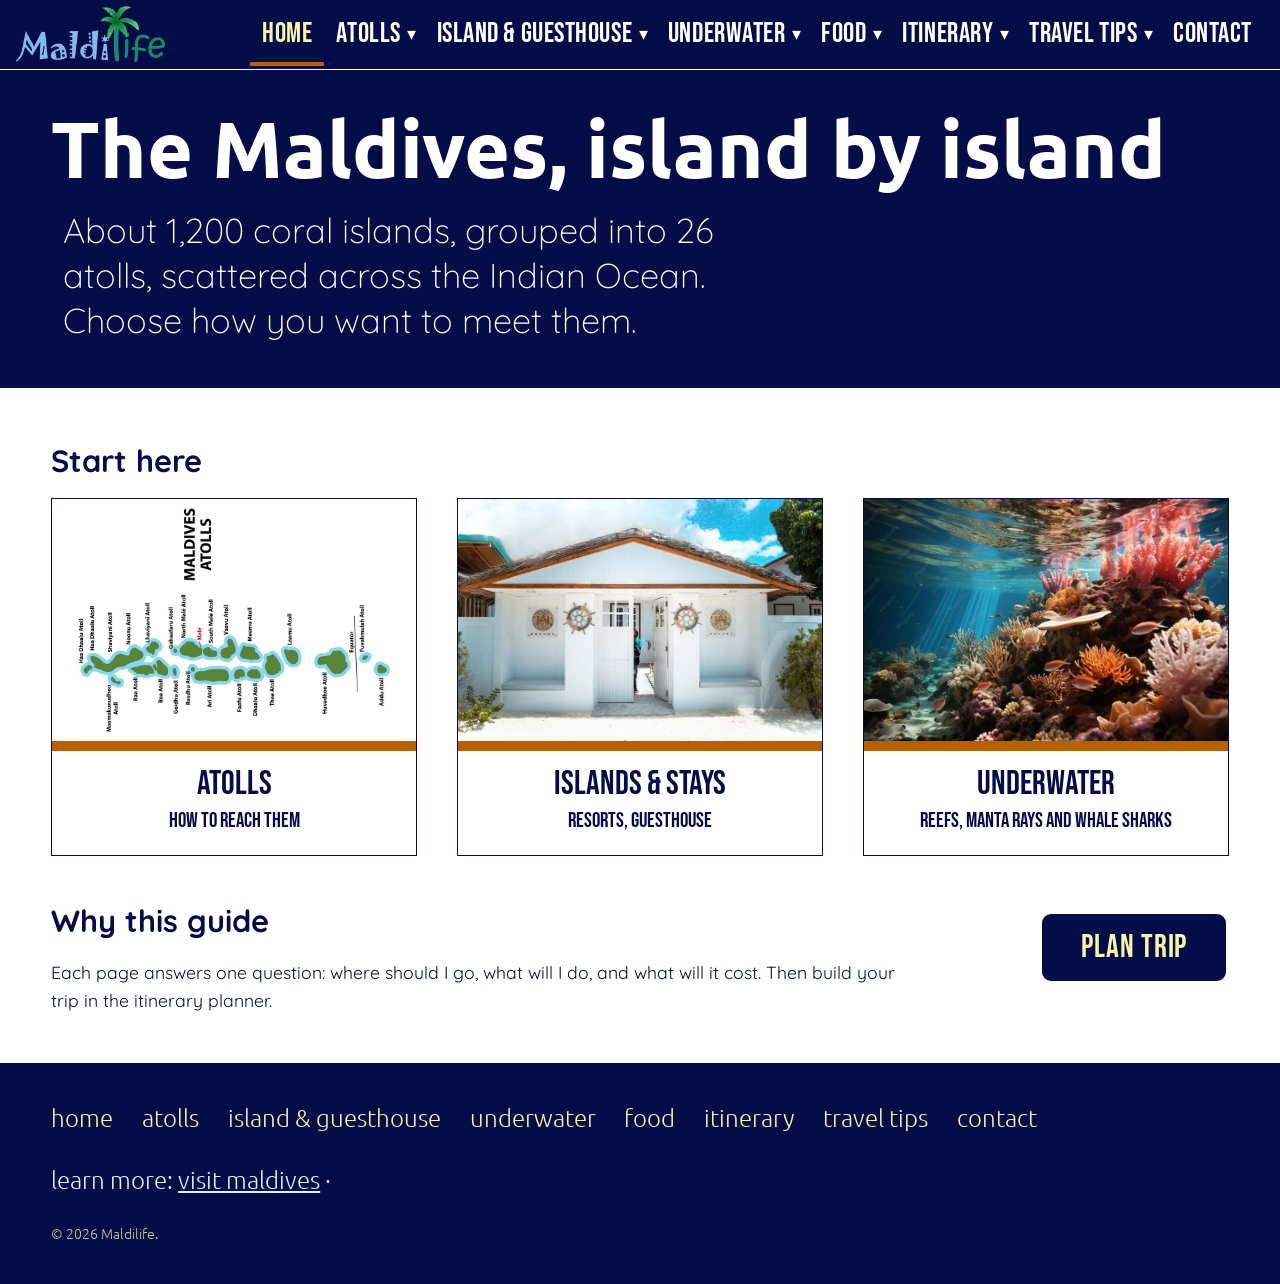
<file: index.html>
<!DOCTYPE html>
<html lang="en"><head><meta charset="utf-8"><meta name="viewport" content="width=device-width, initial-scale=1">
<title>The Maldives, island by island | Maldilife</title><meta name="description" content="About 1,200 coral islands, grouped into 26 atolls, scattered across the Indian Ocean. Choose how you want to meet them.">
<link rel="icon" type="image/png" href="images/logo.png">
<link rel="stylesheet" href="css/style.css"></head><body class="home">
<header class="topnav"><a class="brand" href="index.html"><img src="images/logo.png" alt="Maldilife home" width="148" height="56"></a>
<button class="icon" id="burger" aria-label="Menu" aria-expanded="false" aria-controls="menu">&#9776;</button>
<nav class="menu" id="menu" aria-label="Main"><a href="index.html" aria-current="page">Home</a><div class="dropdown"><a href="atolls.html">Atolls</a><button class="caret" aria-label="Atolls submenu" aria-expanded="false">&#9662;</button><div class="dropdown-content"><a href="atolls.html#kaafu">Kaafu Atoll</a><a href="atolls.html#ari">Ari Atoll</a><a href="atolls.html#baa">Baa Atoll</a></div></div><div class="dropdown"><a href="guesthouse.html">Island &amp; Guesthouse</a><button class="caret" aria-label="Island &amp; Guesthouse submenu" aria-expanded="false">&#9662;</button><div class="dropdown-content"><a href="guesthouse.html#resort">Resort islands</a><a href="guesthouse.html#local">Local islands</a></div></div><div class="dropdown"><a href="underwater.html">Underwater</a><button class="caret" aria-label="Underwater submenu" aria-expanded="false">&#9662;</button><div class="dropdown-content"><a href="underwater.html#snorkeling">Snorkeling</a><a href="underwater.html#diving">Diving</a></div></div><div class="dropdown"><a href="food.html">Food</a><button class="caret" aria-label="Food submenu" aria-expanded="false">&#9662;</button><div class="dropdown-content"><a href="food.html#mas-huni">Mas huni</a><a href="food.html#garudhiya">Garudhiya</a><a href="food.html#hedhikaa">Hedhikaa</a></div></div><div class="dropdown"><a href="itinerary.html">Itinerary</a><button class="caret" aria-label="Itinerary submenu" aria-expanded="false">&#9662;</button><div class="dropdown-content"><a href="itinerary.html#seven-days">Seven days</a><a href="itinerary.html#budget-box">Budget estimator</a></div></div><div class="dropdown"><a href="travel-tips.html">Travel Tips</a><button class="caret" aria-label="Travel Tips submenu" aria-expanded="false">&#9662;</button><div class="dropdown-content"><a href="travel-tips.html#when">When should I go?</a><a href="travel-tips.html#visa">Do I need a visa?</a><a href="travel-tips.html#pack">What should I pack?</a></div></div><a href="contact.html">Contact</a></nav></header>
<section class="hero"><h1>The Maldives, island by island</h1><p>About 1,200 coral islands, grouped into 26 atolls, scattered across the Indian Ocean. Choose how you want to meet them.</p></section>
<main><h2>Start here</h2><div class="tiles"><a class="tile" href="atolls.html"><img class="map" src="images/atolls-map.jpg" width="900" height="643" alt="Map of the Maldives atolls"><div class="strip"></div><div class="cap"><b>Atolls</b><span>How to reach them</span></div></a><a class="tile" href="guesthouse.html"><img src="images/guesthouse-home.jpg" width="800" height="533" alt="White guesthouse entrance on a local island"><div class="strip"></div><div class="cap"><b>Islands &amp; Stays</b><span>Resorts, guesthouse</span></div></a><a class="tile" href="underwater.html"><img src="images/reef.jpg" width="900" height="600" alt="Colourful coral reef lit by sunlight"><div class="strip"></div><div class="cap"><b>Underwater</b><span>Reefs, manta rays and whale sharks</span></div></a></div>
<div class="intro"><div><h2>Why this guide</h2><p>Each page answers one question: where should I go, what will I do, and what will it cost. Then build your trip in the itinerary planner.</p></div><a class="btn" href="itinerary.html">Plan trip</a></div></main>
<footer><ul><li><a href="index.html">Home</a></li><li><a href="atolls.html">Atolls</a></li><li><a href="guesthouse.html">Island & Guesthouse</a></li><li><a href="underwater.html">Underwater</a></li><li><a href="food.html">Food</a></li><li><a href="itinerary.html">Itinerary</a></li><li><a href="travel-tips.html">Travel Tips</a></li><li><a href="contact.html">Contact</a></li></ul>
<p class="more">learn more: <a href="https://visitmaldives.com" target="_blank" rel="noopener">visit maldives</a> ·</p>
<small>© 2026 Maldilife. </small></footer>
<script src="js/main.js"></script></body></html>
</file>
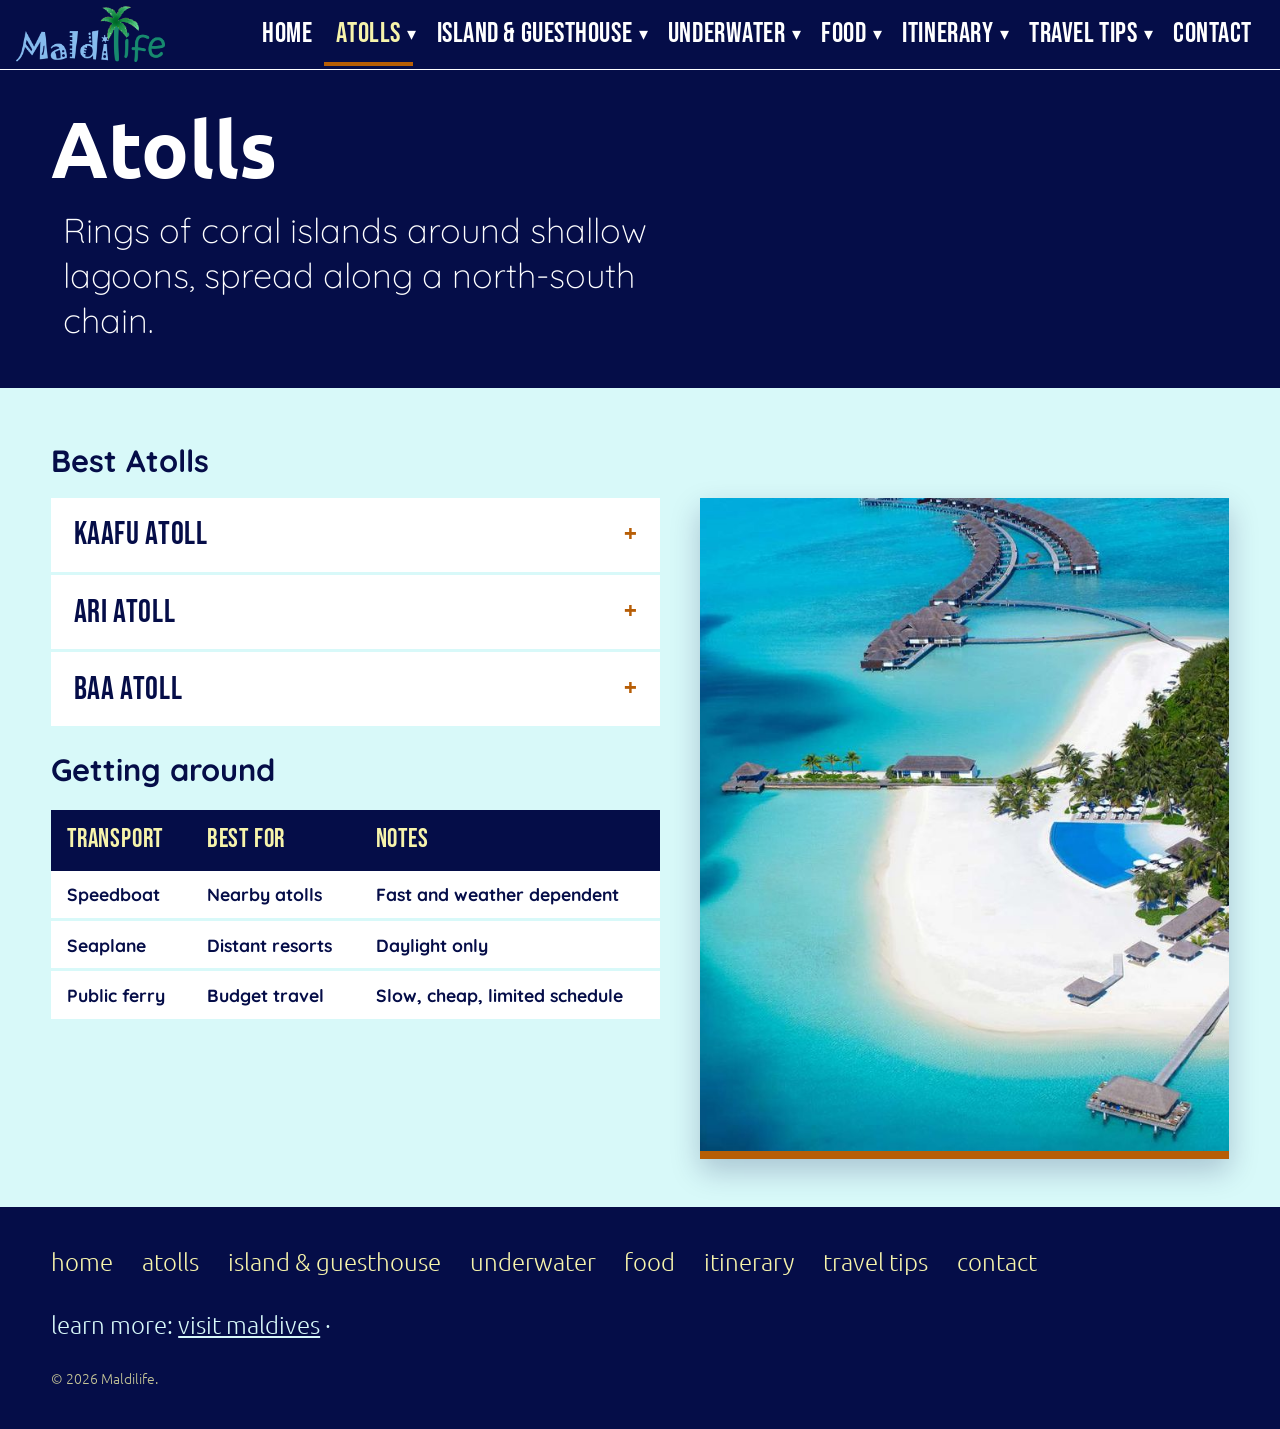
<file: atolls.html>
<!DOCTYPE html>
<html lang="en"><head><meta charset="utf-8"><meta name="viewport" content="width=device-width, initial-scale=1">
<title>Atolls | Maldilife</title><meta name="description" content="Rings of coral islands around shallow lagoons, spread along a north-south chain.">
<link rel="icon" type="image/png" href="images/logo.png">
<link rel="stylesheet" href="css/style.css"></head><body>
<header class="topnav"><a class="brand" href="index.html"><img src="images/logo.png" alt="Maldilife home" width="148" height="56"></a>
<button class="icon" id="burger" aria-label="Menu" aria-expanded="false" aria-controls="menu">&#9776;</button>
<nav class="menu" id="menu" aria-label="Main"><a href="index.html">Home</a><div class="dropdown"><a href="atolls.html" aria-current="page">Atolls</a><button class="caret" aria-label="Atolls submenu" aria-expanded="false">&#9662;</button><div class="dropdown-content"><a href="atolls.html#kaafu">Kaafu Atoll</a><a href="atolls.html#ari">Ari Atoll</a><a href="atolls.html#baa">Baa Atoll</a></div></div><div class="dropdown"><a href="guesthouse.html">Island &amp; Guesthouse</a><button class="caret" aria-label="Island &amp; Guesthouse submenu" aria-expanded="false">&#9662;</button><div class="dropdown-content"><a href="guesthouse.html#resort">Resort islands</a><a href="guesthouse.html#local">Local islands</a></div></div><div class="dropdown"><a href="underwater.html">Underwater</a><button class="caret" aria-label="Underwater submenu" aria-expanded="false">&#9662;</button><div class="dropdown-content"><a href="underwater.html#snorkeling">Snorkeling</a><a href="underwater.html#diving">Diving</a></div></div><div class="dropdown"><a href="food.html">Food</a><button class="caret" aria-label="Food submenu" aria-expanded="false">&#9662;</button><div class="dropdown-content"><a href="food.html#mas-huni">Mas huni</a><a href="food.html#garudhiya">Garudhiya</a><a href="food.html#hedhikaa">Hedhikaa</a></div></div><div class="dropdown"><a href="itinerary.html">Itinerary</a><button class="caret" aria-label="Itinerary submenu" aria-expanded="false">&#9662;</button><div class="dropdown-content"><a href="itinerary.html#seven-days">Seven days</a><a href="itinerary.html#budget-box">Budget estimator</a></div></div><div class="dropdown"><a href="travel-tips.html">Travel Tips</a><button class="caret" aria-label="Travel Tips submenu" aria-expanded="false">&#9662;</button><div class="dropdown-content"><a href="travel-tips.html#when">When should I go?</a><a href="travel-tips.html#visa">Do I need a visa?</a><a href="travel-tips.html#pack">What should I pack?</a></div></div><a href="contact.html">Contact</a></nav></header>
<section class="hero"><h1>Atolls</h1><p>Rings of coral islands around shallow lagoons, spread along a north-south chain.</p></section>
<main><h2>Best Atolls</h2><div class="split"><div>
<button class="accordion" id="kaafu" aria-expanded="false" aria-controls="kaafu-p">Kaafu Atoll</button><div class="panel" id="kaafu-p"><p>Closest to Malé. Short speedboat rides reach many guesthouses and resorts.</p><div class="hotels"><img src="images/kaafu-1.jpg" width="239" height="322" alt="Oblu Xperience Ailafushi hotel card"><img src="images/kaafu-2.jpg" width="235" height="321" alt="Dhiffushi Inn guesthouse card"><img src="images/kaafu-3.jpg" width="235" height="322" alt="Villa Nautica hotel card"><img src="images/kaafu-4.jpg" width="234" height="322" alt="The Oceanview Grand Malé hotel card"></div></div>
<button class="accordion" id="ari" aria-expanded="false" aria-controls="ari-p">Ari Atoll</button><div class="panel" id="ari-p"><p>Known for diving and seasonal whale shark sightings in the south.</p><div class="hotels"><img src="images/ari-1.jpg" width="237" height="322" alt="Kandolhu Maldives hotel card"><img src="images/ari-2.jpg" width="237" height="320" alt="W Maldives hotel card"><img src="images/ari-3.jpg" width="232" height="321" alt="Constance Halaveli Maldives hotel card"><img src="images/ari-4.jpg" width="232" height="323" alt="Sky inn Omadhoo guesthouse card"></div></div>
<button class="accordion" id="baa" aria-expanded="false" aria-controls="baa-p">Baa Atoll</button><div class="panel" id="baa-p"><p>A UNESCO biosphere reserve with Hanifaru Bay, famous for manta ray gatherings.</p><div class="hotels"><img src="images/baa-1.jpg" width="236" height="320" alt="Manta Reserve guesthouse card"><img src="images/baa-2.jpg" width="232" height="323" alt="Palms Retreat Hotel guesthouse card"><img src="images/baa-3.jpg" width="238" height="325" alt="The Standard, Maldives hotel card"><img src="images/baa-4.jpg" width="233" height="321" alt="The Westin Maldives Miriandhoo hotel card"></div></div>
<h2 id="getting-around">Getting around</h2><div class="table-wrap"><table><tr><th>Transport</th><th>Best for</th><th>Notes</th></tr><tr><td>Speedboat</td><td>Nearby atolls</td><td>Fast and weather dependent</td></tr><tr><td>Seaplane</td><td>Distant resorts</td><td>Daylight only</td></tr><tr><td>Public ferry</td><td>Budget travel</td><td>Slow, cheap, limited schedule</td></tr></table></div></div>
<figure class="photo sticky"><img src="images/maldives-beach.jpg" width="1200" height="800" alt="Aerial view of an atoll island with overwater villas, a white sand beach and a curved pool"></figure></div></main>
<footer><ul><li><a href="index.html">Home</a></li><li><a href="atolls.html">Atolls</a></li><li><a href="guesthouse.html">Island & Guesthouse</a></li><li><a href="underwater.html">Underwater</a></li><li><a href="food.html">Food</a></li><li><a href="itinerary.html">Itinerary</a></li><li><a href="travel-tips.html">Travel Tips</a></li><li><a href="contact.html">Contact</a></li></ul>
<p class="more">learn more: <a href="https://visitmaldives.com" target="_blank" rel="noopener">visit maldives</a> ·</p>
<small>© 2026 Maldilife. </small></footer>
<script src="js/main.js"></script></body></html>
</file>
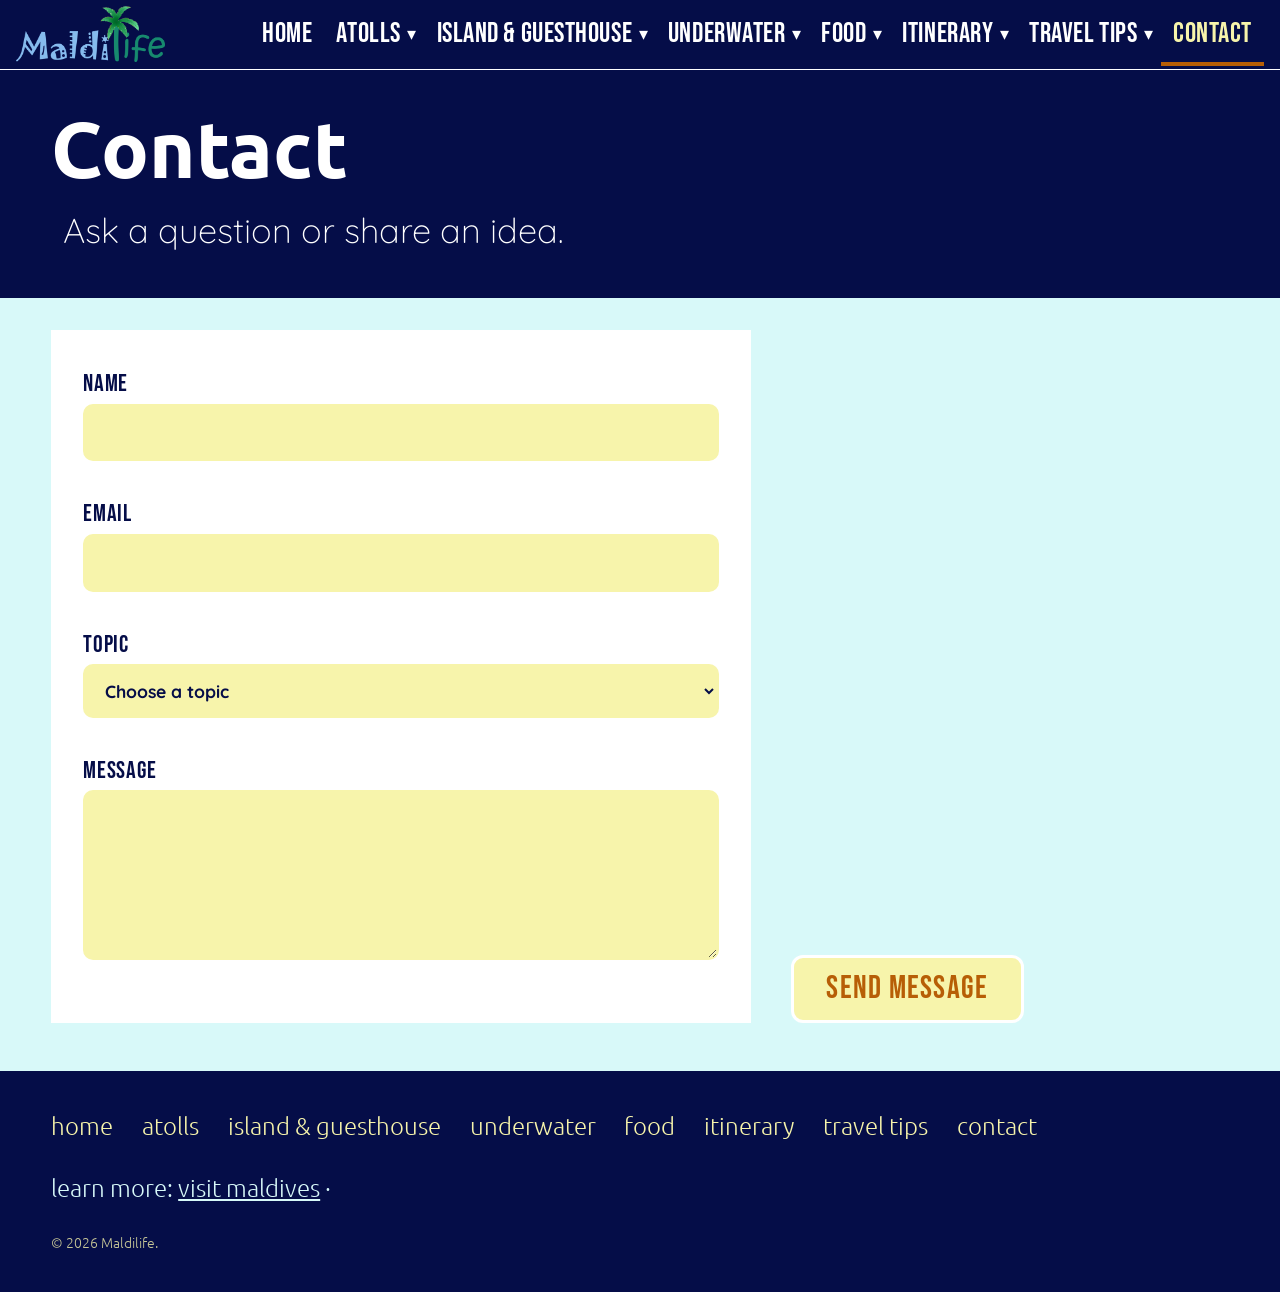
<file: contact.html>
<!DOCTYPE html>
<html lang="en"><head><meta charset="utf-8"><meta name="viewport" content="width=device-width, initial-scale=1">
<title>Contact | Maldilife</title><meta name="description" content="Ask a question or share an idea.">
<link rel="icon" type="image/png" href="images/logo.png">
<link rel="stylesheet" href="css/style.css"></head><body>
<header class="topnav"><a class="brand" href="index.html"><img src="images/logo.png" alt="Maldilife home" width="148" height="56"></a>
<button class="icon" id="burger" aria-label="Menu" aria-expanded="false" aria-controls="menu">&#9776;</button>
<nav class="menu" id="menu" aria-label="Main"><a href="index.html">Home</a><div class="dropdown"><a href="atolls.html">Atolls</a><button class="caret" aria-label="Atolls submenu" aria-expanded="false">&#9662;</button><div class="dropdown-content"><a href="atolls.html#kaafu">Kaafu Atoll</a><a href="atolls.html#ari">Ari Atoll</a><a href="atolls.html#baa">Baa Atoll</a></div></div><div class="dropdown"><a href="guesthouse.html">Island &amp; Guesthouse</a><button class="caret" aria-label="Island &amp; Guesthouse submenu" aria-expanded="false">&#9662;</button><div class="dropdown-content"><a href="guesthouse.html#resort">Resort islands</a><a href="guesthouse.html#local">Local islands</a></div></div><div class="dropdown"><a href="underwater.html">Underwater</a><button class="caret" aria-label="Underwater submenu" aria-expanded="false">&#9662;</button><div class="dropdown-content"><a href="underwater.html#snorkeling">Snorkeling</a><a href="underwater.html#diving">Diving</a></div></div><div class="dropdown"><a href="food.html">Food</a><button class="caret" aria-label="Food submenu" aria-expanded="false">&#9662;</button><div class="dropdown-content"><a href="food.html#mas-huni">Mas huni</a><a href="food.html#garudhiya">Garudhiya</a><a href="food.html#hedhikaa">Hedhikaa</a></div></div><div class="dropdown"><a href="itinerary.html">Itinerary</a><button class="caret" aria-label="Itinerary submenu" aria-expanded="false">&#9662;</button><div class="dropdown-content"><a href="itinerary.html#seven-days">Seven days</a><a href="itinerary.html#budget-box">Budget estimator</a></div></div><div class="dropdown"><a href="travel-tips.html">Travel Tips</a><button class="caret" aria-label="Travel Tips submenu" aria-expanded="false">&#9662;</button><div class="dropdown-content"><a href="travel-tips.html#when">When should I go?</a><a href="travel-tips.html#visa">Do I need a visa?</a><a href="travel-tips.html#pack">What should I pack?</a></div></div><a href="contact.html" aria-current="page">Contact</a></nav></header>
<section class="hero"><h1>Contact</h1><p>Ask a question or share an idea.</p></section>
<main><div class="contact-grid"><form class="form-card" id="contact" novalidate><label for="name">Name</label><input id="name" name="name" autocomplete="name"><p class="err" id="name-err"></p>
<label for="email">Email</label><input id="email" name="email" type="email" autocomplete="email"><p class="err" id="email-err"></p>
<label for="topic">Topic</label><select id="topic" name="topic"><option value="">Choose a topic</option><option>Trip question</option><option>Feedback</option><option>Collaboration</option></select><p class="err" id="topic-err"></p>
<label for="msg">Message</label><textarea id="msg" name="msg" rows="5"></textarea><p class="err" id="msg-err"></p></form>
<div><p id="status" role="status"></p><button class="send" type="submit" form="contact">Send message</button></div></div></main>
<footer><ul><li><a href="index.html">Home</a></li><li><a href="atolls.html">Atolls</a></li><li><a href="guesthouse.html">Island & Guesthouse</a></li><li><a href="underwater.html">Underwater</a></li><li><a href="food.html">Food</a></li><li><a href="itinerary.html">Itinerary</a></li><li><a href="travel-tips.html">Travel Tips</a></li><li><a href="contact.html">Contact</a></li></ul>
<p class="more">learn more: <a href="https://visitmaldives.com" target="_blank" rel="noopener">visit maldives</a> · </p>
<small>© 2026 Maldilife.</small></footer>
<script src="js/main.js"></script></body></html>
</file>
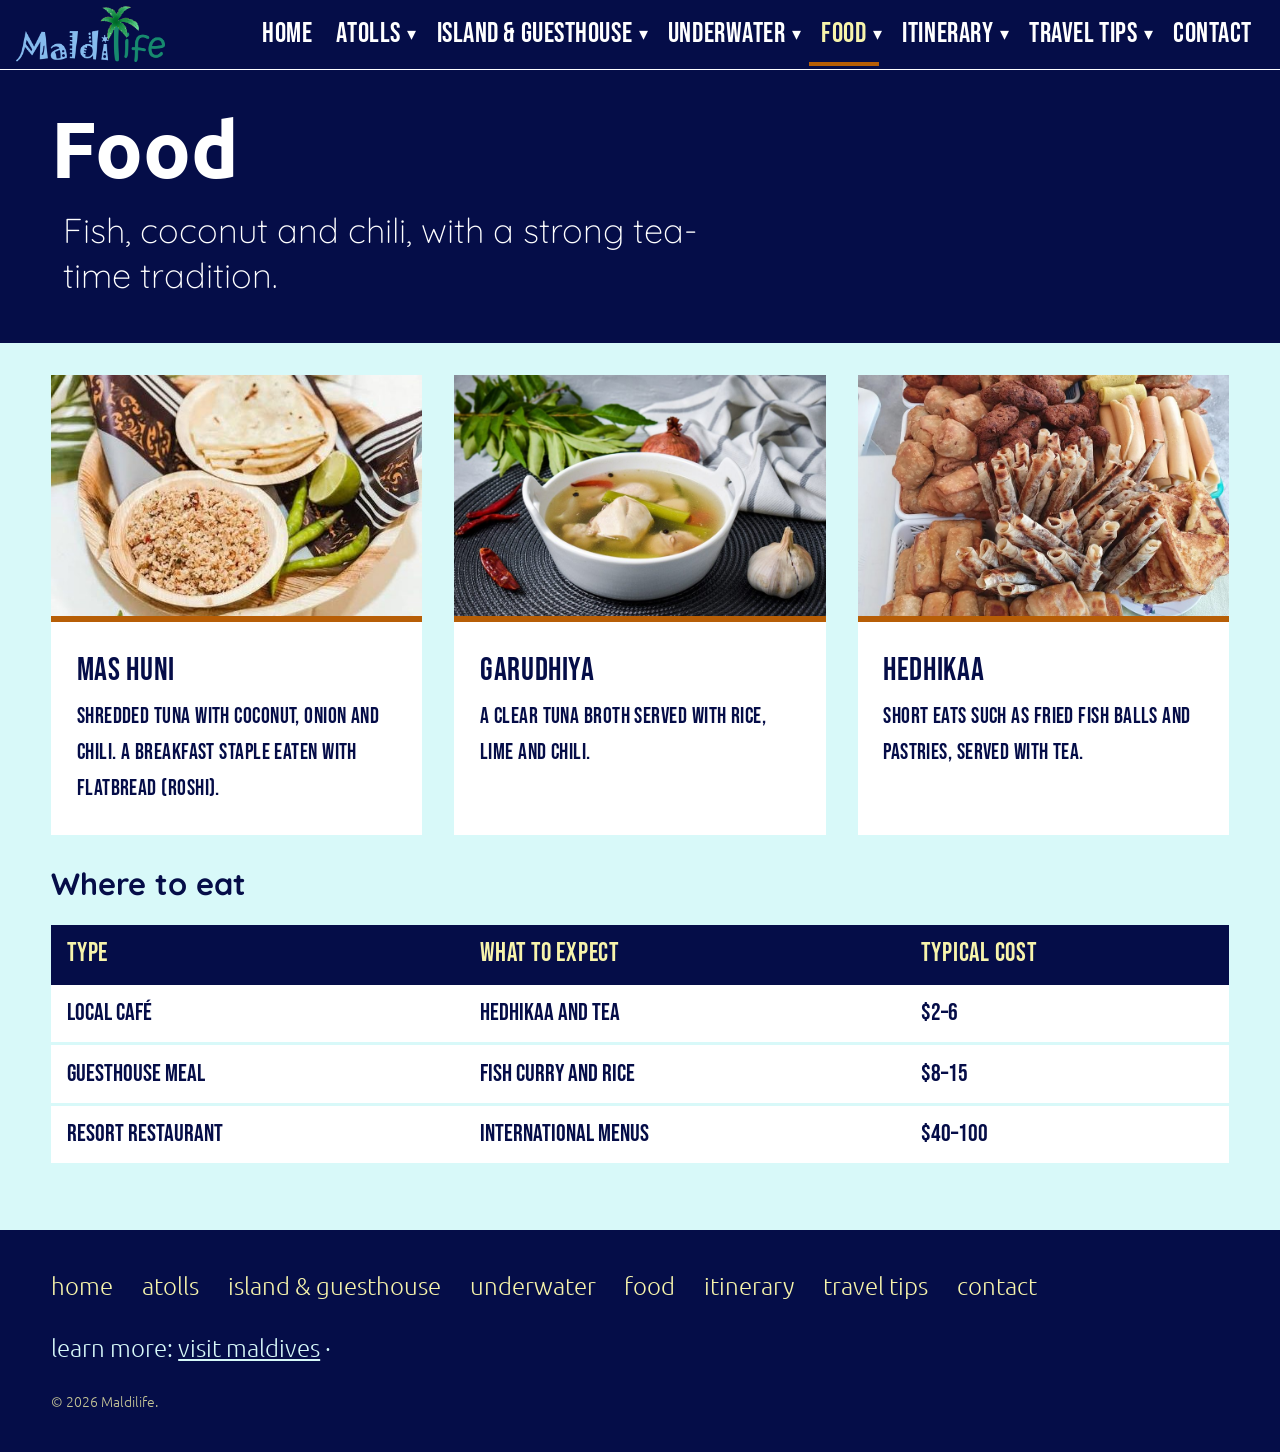
<file: food.html>
<!DOCTYPE html>
<html lang="en"><head><meta charset="utf-8"><meta name="viewport" content="width=device-width, initial-scale=1">
<title>Food | Maldilife</title><meta name="description" content="Fish, coconut and chili, with a strong tea-time tradition.">
<link rel="icon" type="image/png" href="images/logo.png">
<link rel="stylesheet" href="css/style.css"></head><body>
<header class="topnav"><a class="brand" href="index.html"><img src="images/logo.png" alt="Maldilife home" width="148" height="56"></a>
<button class="icon" id="burger" aria-label="Menu" aria-expanded="false" aria-controls="menu">&#9776;</button>
<nav class="menu" id="menu" aria-label="Main"><a href="index.html">Home</a><div class="dropdown"><a href="atolls.html">Atolls</a><button class="caret" aria-label="Atolls submenu" aria-expanded="false">&#9662;</button><div class="dropdown-content"><a href="atolls.html#kaafu">Kaafu Atoll</a><a href="atolls.html#ari">Ari Atoll</a><a href="atolls.html#baa">Baa Atoll</a></div></div><div class="dropdown"><a href="guesthouse.html">Island &amp; Guesthouse</a><button class="caret" aria-label="Island &amp; Guesthouse submenu" aria-expanded="false">&#9662;</button><div class="dropdown-content"><a href="guesthouse.html#resort">Resort islands</a><a href="guesthouse.html#local">Local islands</a></div></div><div class="dropdown"><a href="underwater.html">Underwater</a><button class="caret" aria-label="Underwater submenu" aria-expanded="false">&#9662;</button><div class="dropdown-content"><a href="underwater.html#snorkeling">Snorkeling</a><a href="underwater.html#diving">Diving</a></div></div><div class="dropdown"><a href="food.html" aria-current="page">Food</a><button class="caret" aria-label="Food submenu" aria-expanded="false">&#9662;</button><div class="dropdown-content"><a href="food.html#mas-huni">Mas huni</a><a href="food.html#garudhiya">Garudhiya</a><a href="food.html#hedhikaa">Hedhikaa</a></div></div><div class="dropdown"><a href="itinerary.html">Itinerary</a><button class="caret" aria-label="Itinerary submenu" aria-expanded="false">&#9662;</button><div class="dropdown-content"><a href="itinerary.html#seven-days">Seven days</a><a href="itinerary.html#budget-box">Budget estimator</a></div></div><div class="dropdown"><a href="travel-tips.html">Travel Tips</a><button class="caret" aria-label="Travel Tips submenu" aria-expanded="false">&#9662;</button><div class="dropdown-content"><a href="travel-tips.html#when">When should I go?</a><a href="travel-tips.html#visa">Do I need a visa?</a><a href="travel-tips.html#pack">What should I pack?</a></div></div><a href="contact.html">Contact</a></nav></header>
<section class="hero"><h1>Food</h1><p>Fish, coconut and chili, with a strong tea-time tradition.</p></section>
<main><h2 class="sr-only">Local dishes</h2><div class="cards"><div class="card foodcard" id="mas-huni"><img src="images/mashuni.jpg" width="516" height="344" alt="Bowl of mas huni with roshi flatbread, lime and green chilies on a palm-leaf plate"><div class="body"><h3>Mas huni</h3><p>Shredded tuna with coconut, onion and chili. A breakfast staple eaten with flatbread (roshi).</p></div></div><div class="card foodcard" id="garudhiya"><img src="images/garudhiya.jpg" width="900" height="600" alt="White bowl of clear fish broth with lemongrass beside garlic, onion and dried chilies"><div class="body"><h3>Garudhiya</h3><p>A clear tuna broth served with rice, lime and chili.</p></div></div><div class="card foodcard" id="hedhikaa"><img src="images/hedhikaa.jpg" width="900" height="600" alt="Large platter of hedhikaa short eats including samosas, rolls and fried fish cakes"><div class="body"><h3>Hedhikaa</h3><p>Short eats such as fried fish balls and pastries, served with tea.</p></div></div></div>
<h2 id="where-to-eat">Where to eat</h2><div class="table-wrap"><table class="bebas"><tr><th>Type</th><th>What to expect</th><th>Typical cost</th></tr><tr><td>Local café</td><td>Hedhikaa and tea</td><td>$2–6</td></tr><tr><td>Guesthouse meal</td><td>Fish curry and rice</td><td>$8–15</td></tr><tr><td>Resort restaurant</td><td>International menus</td><td>$40–100</td></tr></table></div></main>
<footer><ul><li><a href="index.html">Home</a></li><li><a href="atolls.html">Atolls</a></li><li><a href="guesthouse.html">Island & Guesthouse</a></li><li><a href="underwater.html">Underwater</a></li><li><a href="food.html">Food</a></li><li><a href="itinerary.html">Itinerary</a></li><li><a href="travel-tips.html">Travel Tips</a></li><li><a href="contact.html">Contact</a></li></ul>
<p class="more">learn more: <a href="https://visitmaldives.com" target="_blank" rel="noopener">visit maldives</a> ·</p>
<small>© 2026 Maldilife. </small></footer>
<script src="js/main.js"></script></body></html>
</file>
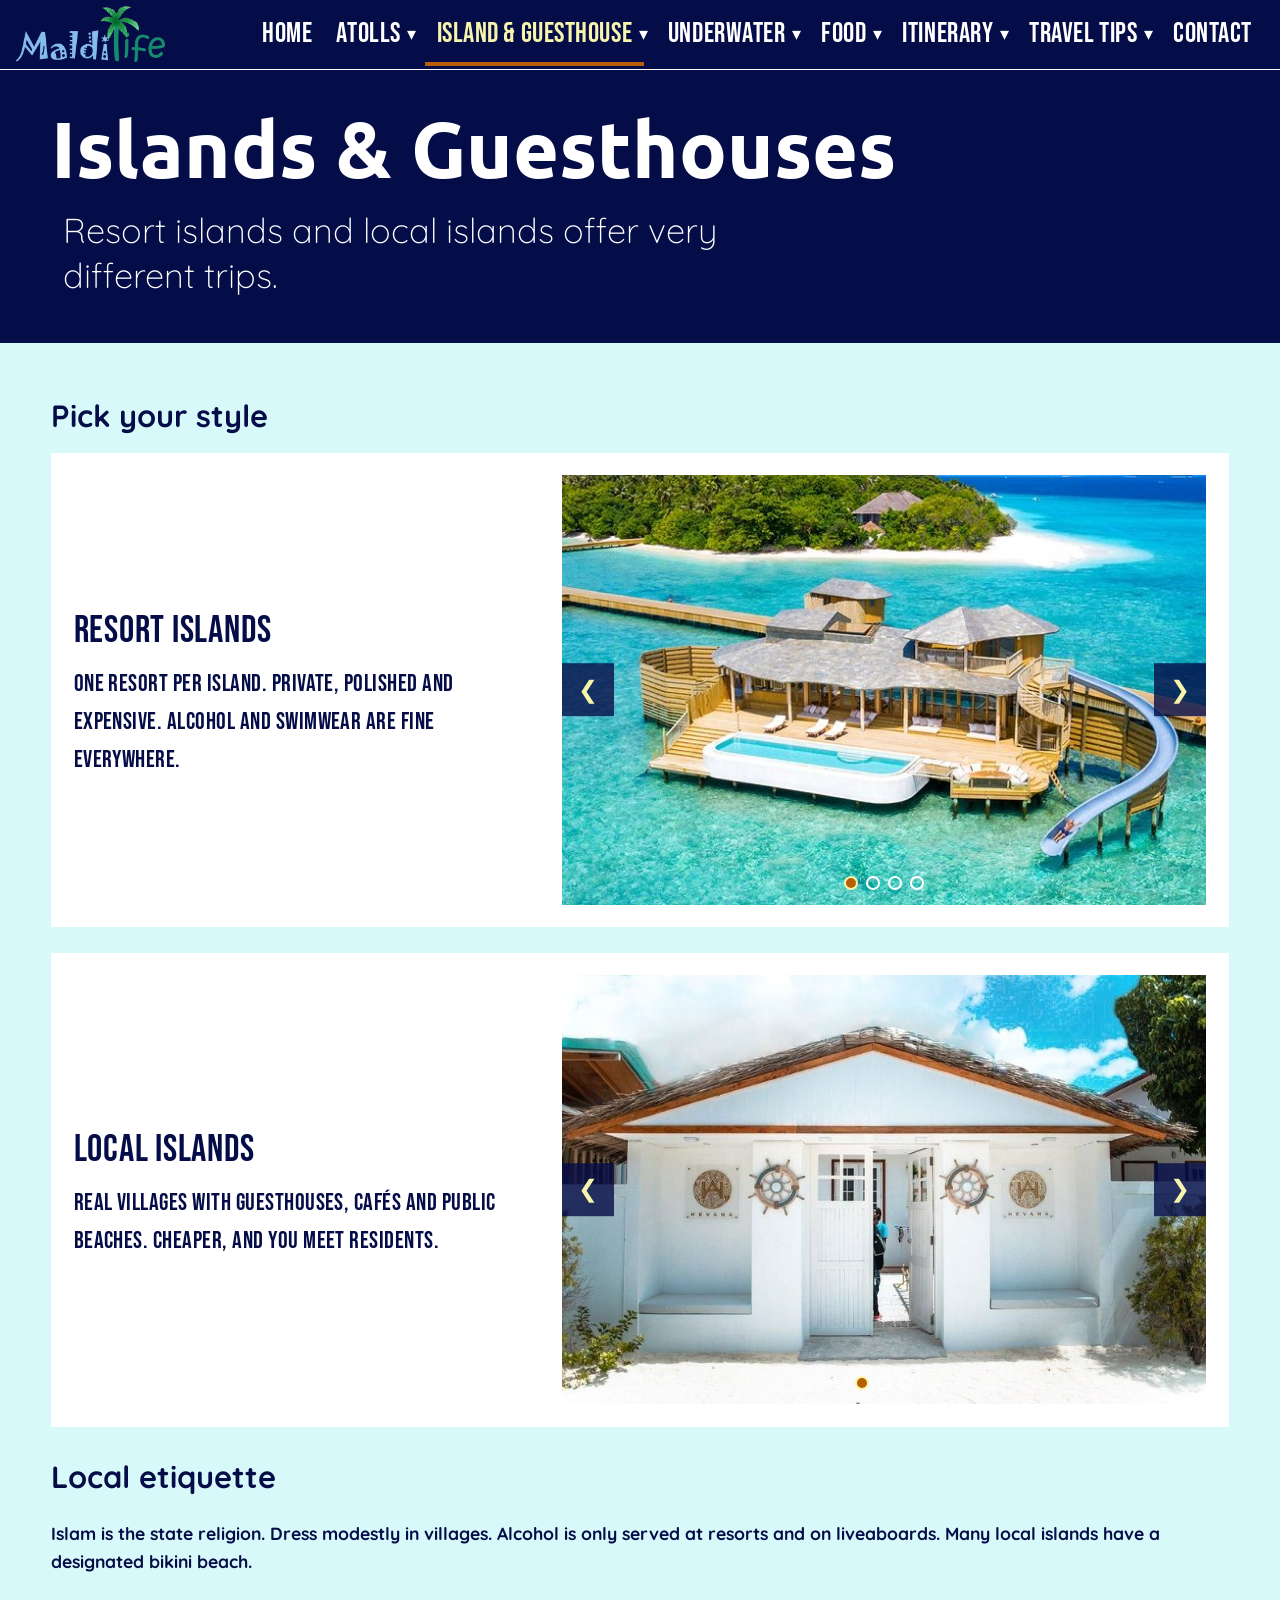
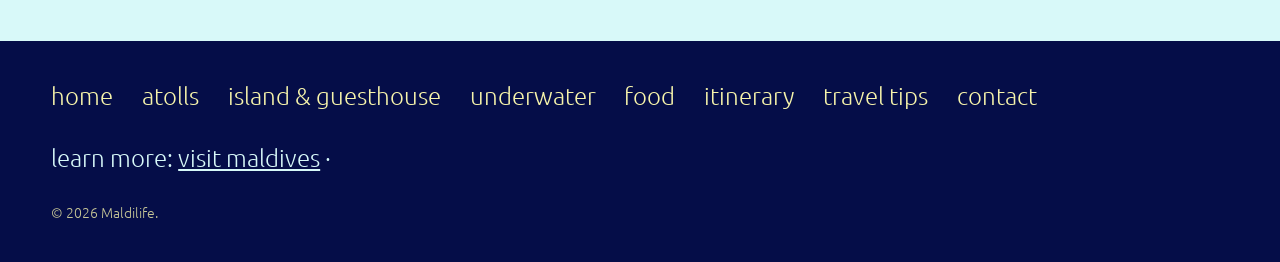
<file: guesthouse.html>
<!DOCTYPE html>
<html lang="en"><head><meta charset="utf-8"><meta name="viewport" content="width=device-width, initial-scale=1">
<title>Islands &amp; Guesthouses | Maldilife</title><meta name="description" content="Resort islands and local islands offer very different trips.">
<link rel="icon" type="image/png" href="images/logo.png">
<link rel="stylesheet" href="css/style.css"></head><body>
<header class="topnav"><a class="brand" href="index.html"><img src="images/logo.png" alt="Maldilife home" width="148" height="56"></a>
<button class="icon" id="burger" aria-label="Menu" aria-expanded="false" aria-controls="menu">&#9776;</button>
<nav class="menu" id="menu" aria-label="Main"><a href="index.html">Home</a><div class="dropdown"><a href="atolls.html">Atolls</a><button class="caret" aria-label="Atolls submenu" aria-expanded="false">&#9662;</button><div class="dropdown-content"><a href="atolls.html#kaafu">Kaafu Atoll</a><a href="atolls.html#ari">Ari Atoll</a><a href="atolls.html#baa">Baa Atoll</a></div></div><div class="dropdown"><a href="guesthouse.html" aria-current="page">Island &amp; Guesthouse</a><button class="caret" aria-label="Island &amp; Guesthouse submenu" aria-expanded="false">&#9662;</button><div class="dropdown-content"><a href="guesthouse.html#resort">Resort islands</a><a href="guesthouse.html#local">Local islands</a></div></div><div class="dropdown"><a href="underwater.html">Underwater</a><button class="caret" aria-label="Underwater submenu" aria-expanded="false">&#9662;</button><div class="dropdown-content"><a href="underwater.html#snorkeling">Snorkeling</a><a href="underwater.html#diving">Diving</a></div></div><div class="dropdown"><a href="food.html">Food</a><button class="caret" aria-label="Food submenu" aria-expanded="false">&#9662;</button><div class="dropdown-content"><a href="food.html#mas-huni">Mas huni</a><a href="food.html#garudhiya">Garudhiya</a><a href="food.html#hedhikaa">Hedhikaa</a></div></div><div class="dropdown"><a href="itinerary.html">Itinerary</a><button class="caret" aria-label="Itinerary submenu" aria-expanded="false">&#9662;</button><div class="dropdown-content"><a href="itinerary.html#seven-days">Seven days</a><a href="itinerary.html#budget-box">Budget estimator</a></div></div><div class="dropdown"><a href="travel-tips.html">Travel Tips</a><button class="caret" aria-label="Travel Tips submenu" aria-expanded="false">&#9662;</button><div class="dropdown-content"><a href="travel-tips.html#when">When should I go?</a><a href="travel-tips.html#visa">Do I need a visa?</a><a href="travel-tips.html#pack">What should I pack?</a></div></div><a href="contact.html">Contact</a></nav></header>
<section class="hero"><h1>Islands &amp; Guesthouses</h1><p>Resort islands and local islands offer very different trips.</p></section>
<main><h2>Pick your style</h2>
<div class="stay" id="resort"><div class="stay-text"><h3>Resort islands</h3><p>One resort per island. Private, polished and expensive. Alcohol and swimwear are fine everywhere.</p></div><div class="slideshow" role="group" aria-roledescription="carousel" aria-label="Resort water villa photos"><div class="slide show"><img src="images/resort-1.jpg" width="900" height="600" alt="Overwater villa with a pool, deck and water slide" loading="eager"></div><div class="slide"><img src="images/resort-2.jpg" width="900" height="600" alt="Row of colourful overwater villas, one with a private pool" loading="lazy"></div><div class="slide"><img src="images/resort-3.jpg" width="900" height="600" alt="Villa interior with a pool and jacuzzi facing the open sea" loading="lazy"></div><div class="slide"><img src="images/resort-4.jpg" width="900" height="600" alt="Sunset over a villa deck with a net lounge above the water" loading="lazy"></div><button class="prev" aria-label="Previous photo">&#10094;</button><button class="next" aria-label="Next photo">&#10095;</button><div class="dots"><button class="dot active" aria-label="Show photo 1"></button><button class="dot" aria-label="Show photo 2"></button><button class="dot" aria-label="Show photo 3"></button><button class="dot" aria-label="Show photo 4"></button></div></div></div>
<div class="stay" id="local"><div class="stay-text"><h3>Local islands</h3><p>Real villages with guesthouses, cafés and public beaches. Cheaper, and you meet residents.</p></div><div class="slideshow" role="group" aria-roledescription="carousel" aria-label="Local guesthouse photos"><div class="slide show"><img src="images/local-1.jpg" width="900" height="600" alt="White guesthouse entrance with a thatched roof" loading="eager"></div><div class="slide"><img src="images/local-2.jpg" width="900" height="600" alt="Guesthouse courtyard with palm trees and breakfast tables" loading="lazy"></div><div class="slide"><img src="images/local-3.jpg" width="900" height="600" alt="Thatched guesthouse villa with a small pool" loading="lazy"></div><button class="prev" aria-label="Previous photo">&#10094;</button><button class="next" aria-label="Next photo">&#10095;</button><div class="dots"><button class="dot active" aria-label="Show photo 1"></button><button class="dot" aria-label="Show photo 2"></button><button class="dot" aria-label="Show photo 3"></button></div></div></div>
<h2 id="etiquette">Local etiquette</h2><p>Islam is the state religion. Dress modestly in villages. Alcohol is only served at resorts and on liveaboards. Many local islands have a designated bikini beach.</p></main>
<footer><ul><li><a href="index.html">Home</a></li><li><a href="atolls.html">Atolls</a></li><li><a href="guesthouse.html">Island & Guesthouse</a></li><li><a href="underwater.html">Underwater</a></li><li><a href="food.html">Food</a></li><li><a href="itinerary.html">Itinerary</a></li><li><a href="travel-tips.html">Travel Tips</a></li><li><a href="contact.html">Contact</a></li></ul>
<p class="more">learn more: <a href="https://visitmaldives.com" target="_blank" rel="noopener">visit maldives</a> ·</p>
<small>© 2026 Maldilife.</small></footer>
<script src="js/main.js"></script></body></html>
</file>
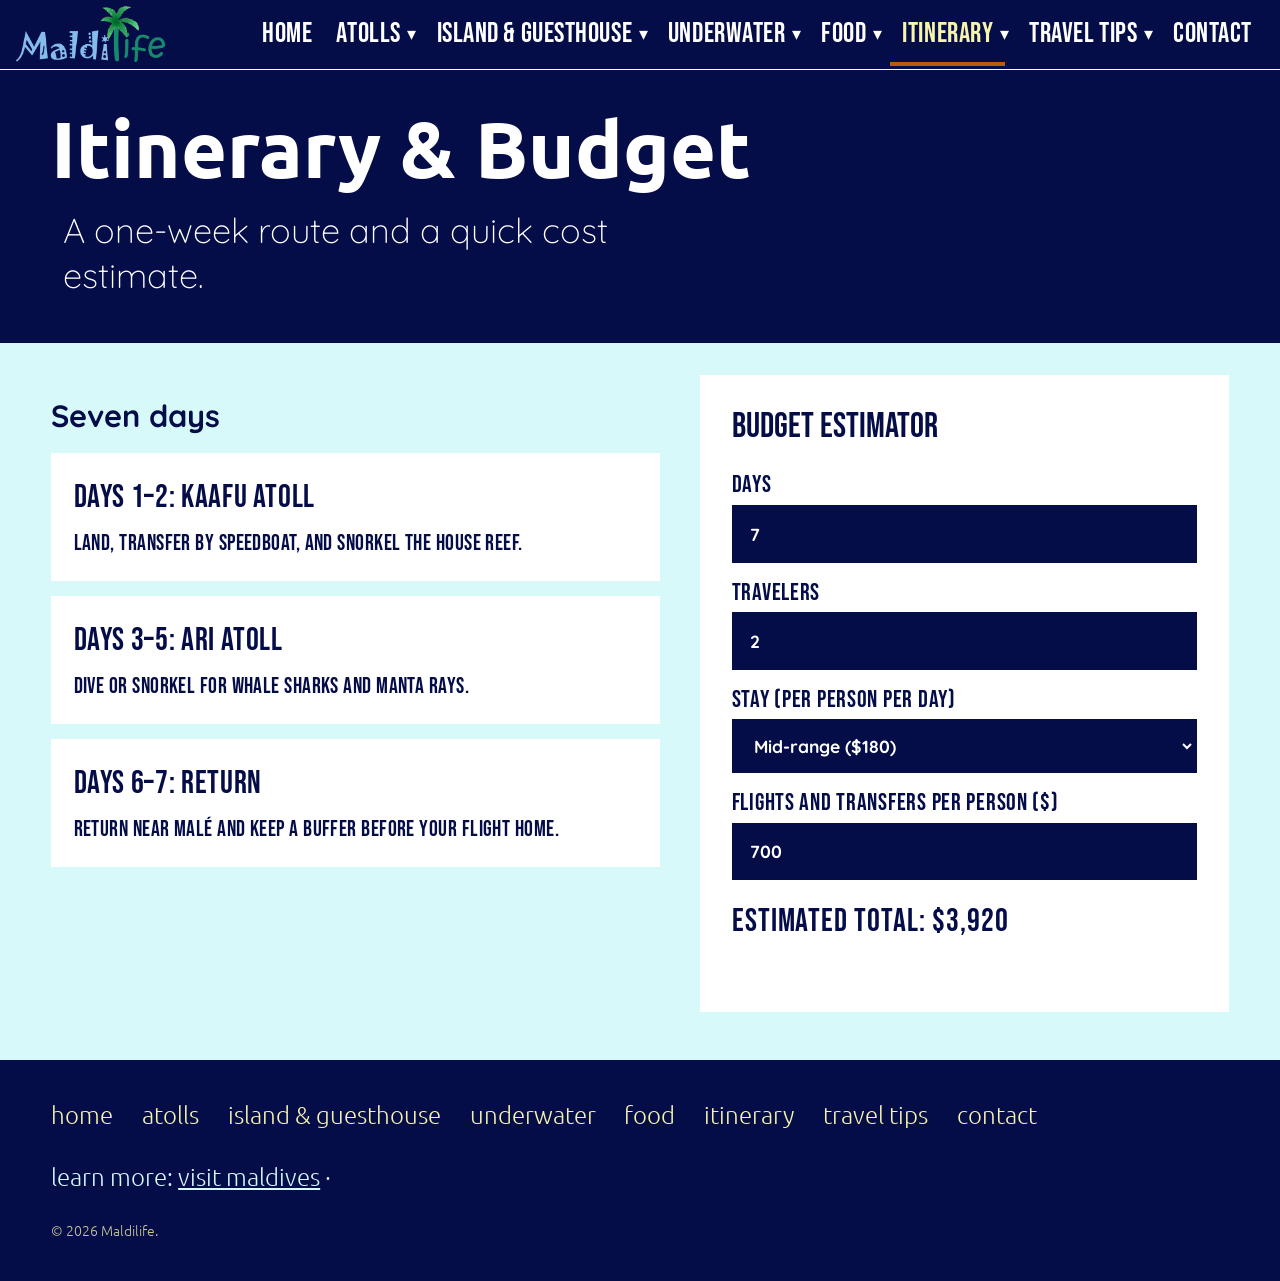
<file: itinerary.html>
<!DOCTYPE html>
<html lang="en"><head><meta charset="utf-8"><meta name="viewport" content="width=device-width, initial-scale=1">
<title>Itinerary &amp; Budget | Maldilife</title><meta name="description" content="A one-week route and a quick cost estimate.">
<link rel="icon" type="image/png" href="images/logo.png">
<link rel="stylesheet" href="css/style.css"></head><body>
<header class="topnav"><a class="brand" href="index.html"><img src="images/logo.png" alt="Maldilife home" width="148" height="56"></a>
<button class="icon" id="burger" aria-label="Menu" aria-expanded="false" aria-controls="menu">&#9776;</button>
<nav class="menu" id="menu" aria-label="Main"><a href="index.html">Home</a><div class="dropdown"><a href="atolls.html">Atolls</a><button class="caret" aria-label="Atolls submenu" aria-expanded="false">&#9662;</button><div class="dropdown-content"><a href="atolls.html#kaafu">Kaafu Atoll</a><a href="atolls.html#ari">Ari Atoll</a><a href="atolls.html#baa">Baa Atoll</a></div></div><div class="dropdown"><a href="guesthouse.html">Island &amp; Guesthouse</a><button class="caret" aria-label="Island &amp; Guesthouse submenu" aria-expanded="false">&#9662;</button><div class="dropdown-content"><a href="guesthouse.html#resort">Resort islands</a><a href="guesthouse.html#local">Local islands</a></div></div><div class="dropdown"><a href="underwater.html">Underwater</a><button class="caret" aria-label="Underwater submenu" aria-expanded="false">&#9662;</button><div class="dropdown-content"><a href="underwater.html#snorkeling">Snorkeling</a><a href="underwater.html#diving">Diving</a></div></div><div class="dropdown"><a href="food.html">Food</a><button class="caret" aria-label="Food submenu" aria-expanded="false">&#9662;</button><div class="dropdown-content"><a href="food.html#mas-huni">Mas huni</a><a href="food.html#garudhiya">Garudhiya</a><a href="food.html#hedhikaa">Hedhikaa</a></div></div><div class="dropdown"><a href="itinerary.html" aria-current="page">Itinerary</a><button class="caret" aria-label="Itinerary submenu" aria-expanded="false">&#9662;</button><div class="dropdown-content"><a href="itinerary.html#seven-days">Seven days</a><a href="itinerary.html#budget-box">Budget estimator</a></div></div><div class="dropdown"><a href="travel-tips.html">Travel Tips</a><button class="caret" aria-label="Travel Tips submenu" aria-expanded="false">&#9662;</button><div class="dropdown-content"><a href="travel-tips.html#when">When should I go?</a><a href="travel-tips.html#visa">Do I need a visa?</a><a href="travel-tips.html#pack">What should I pack?</a></div></div><a href="contact.html">Contact</a></nav></header>
<section class="hero"><h1>Itinerary &amp; Budget</h1><p>A one-week route and a quick cost estimate.</p></section>
<main><div class="split"><div id="seven-days"><h2>Seven days</h2>
<div class="panel-card"><h3>Days 1–2: Kaafu Atoll</h3><p>Land, transfer by speedboat, and snorkel the house reef.</p></div>
<div class="panel-card"><h3>Days 3–5: Ari Atoll</h3><p>Dive or snorkel for whale sharks and manta rays.</p></div>
<div class="panel-card"><h3>Days 6–7: Return</h3><p>Return near Malé and keep a buffer before your flight home.</p></div></div>
<div class="form-card" id="budget-box"><form id="budget" aria-label="Budget estimator"><h2 style="font-family:'Bebas Neue',Impact,sans-serif;font-weight:400;font-size:2.2rem;margin:0;text-transform:uppercase">Budget estimator</h2>
<label for="days">Days</label><input id="days" name="days" type="number" min="1" max="60" value="7">
<label for="people">Travelers</label><input id="people" name="people" type="number" min="1" max="10" value="2">
<label for="stay">Stay (per person per day)</label><select id="stay" name="stay"><option value="90">Local island ($90)</option><option value="180" selected>Mid-range ($180)</option><option value="450">Resort ($450)</option></select>
<label for="flight">Flights and transfers per person ($)</label><input id="flight" name="flight" type="number" min="0" value="700">
<p class="out" aria-live="polite">Estimated total: <span id="total">$0</span></p></form></div></div></main>
<footer><ul><li><a href="index.html">Home</a></li><li><a href="atolls.html">Atolls</a></li><li><a href="guesthouse.html">Island & Guesthouse</a></li><li><a href="underwater.html">Underwater</a></li><li><a href="food.html">Food</a></li><li><a href="itinerary.html">Itinerary</a></li><li><a href="travel-tips.html">Travel Tips</a></li><li><a href="contact.html">Contact</a></li></ul>
<p class="more">learn more: <a href="https://visitmaldives.com" target="_blank" rel="noopener">visit maldives</a> · </p>
<small>© 2026 Maldilife.</small></footer>
<script src="js/main.js"></script></body></html>
</file>
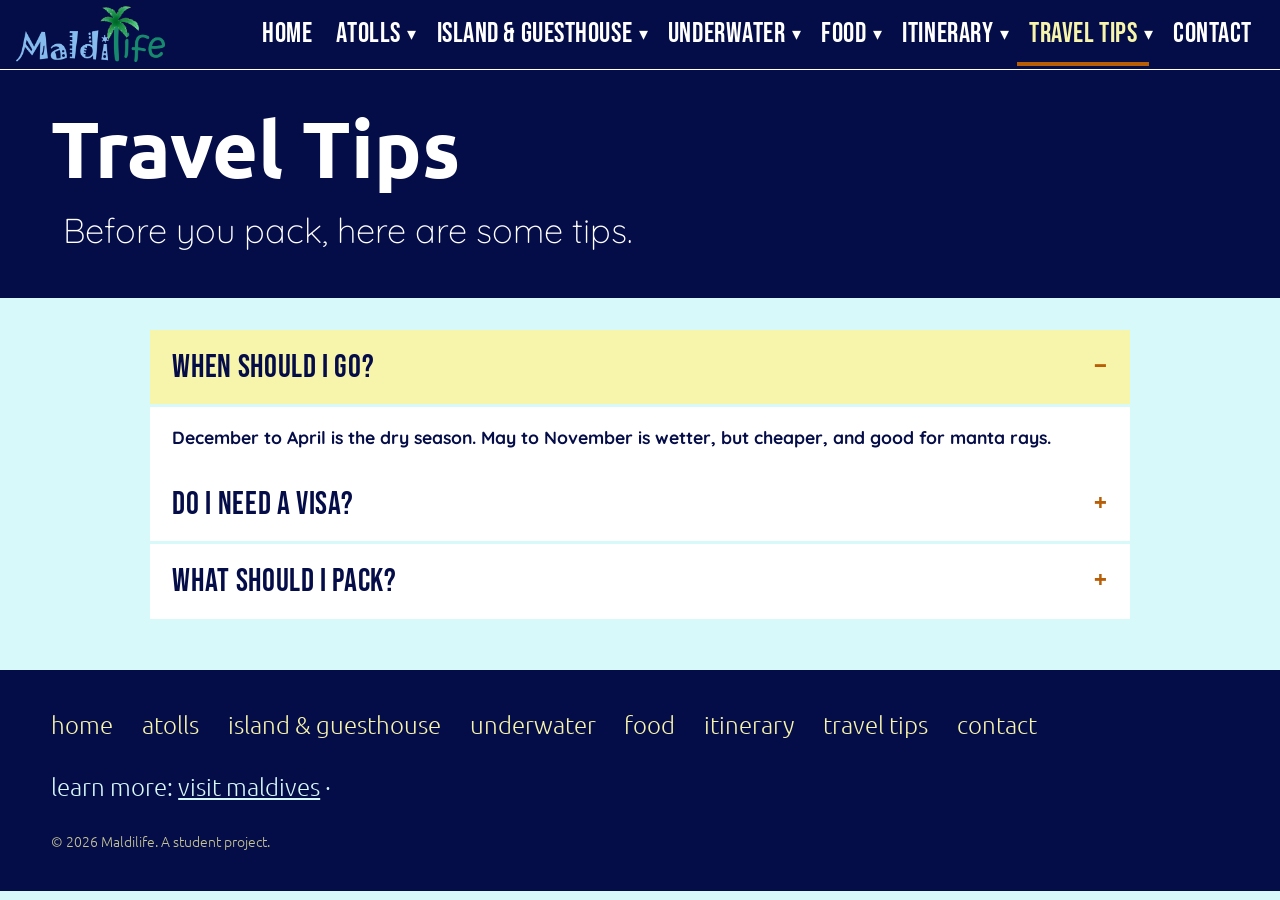
<file: travel-tips.html>
<!DOCTYPE html>
<html lang="en"><head><meta charset="utf-8"><meta name="viewport" content="width=device-width, initial-scale=1">
<title>Travel Tips | Maldilife</title><meta name="description" content="Before you pack, here are some tips.">
<link rel="icon" type="image/png" href="images/logo.png">
<link rel="stylesheet" href="css/style.css"></head><body>
<header class="topnav"><a class="brand" href="index.html"><img src="images/logo.png" alt="Maldilife home" width="148" height="56"></a>
<button class="icon" id="burger" aria-label="Menu" aria-expanded="false" aria-controls="menu">&#9776;</button>
<nav class="menu" id="menu" aria-label="Main"><a href="index.html">Home</a><div class="dropdown"><a href="atolls.html">Atolls</a><button class="caret" aria-label="Atolls submenu" aria-expanded="false">&#9662;</button><div class="dropdown-content"><a href="atolls.html#kaafu">Kaafu Atoll</a><a href="atolls.html#ari">Ari Atoll</a><a href="atolls.html#baa">Baa Atoll</a></div></div><div class="dropdown"><a href="guesthouse.html">Island &amp; Guesthouse</a><button class="caret" aria-label="Island &amp; Guesthouse submenu" aria-expanded="false">&#9662;</button><div class="dropdown-content"><a href="guesthouse.html#resort">Resort islands</a><a href="guesthouse.html#local">Local islands</a></div></div><div class="dropdown"><a href="underwater.html">Underwater</a><button class="caret" aria-label="Underwater submenu" aria-expanded="false">&#9662;</button><div class="dropdown-content"><a href="underwater.html#snorkeling">Snorkeling</a><a href="underwater.html#diving">Diving</a></div></div><div class="dropdown"><a href="food.html">Food</a><button class="caret" aria-label="Food submenu" aria-expanded="false">&#9662;</button><div class="dropdown-content"><a href="food.html#mas-huni">Mas huni</a><a href="food.html#garudhiya">Garudhiya</a><a href="food.html#hedhikaa">Hedhikaa</a></div></div><div class="dropdown"><a href="itinerary.html">Itinerary</a><button class="caret" aria-label="Itinerary submenu" aria-expanded="false">&#9662;</button><div class="dropdown-content"><a href="itinerary.html#seven-days">Seven days</a><a href="itinerary.html#budget-box">Budget estimator</a></div></div><div class="dropdown"><a href="travel-tips.html" aria-current="page">Travel Tips</a><button class="caret" aria-label="Travel Tips submenu" aria-expanded="false">&#9662;</button><div class="dropdown-content"><a href="travel-tips.html#when">When should I go?</a><a href="travel-tips.html#visa">Do I need a visa?</a><a href="travel-tips.html#pack">What should I pack?</a></div></div><a href="contact.html">Contact</a></nav></header>
<section class="hero"><h1>Travel Tips</h1><p>Before you pack, here are some tips.</p></section>
<main><div style="max-width:980px;margin:0 auto"><button class="accordion active" id="when" aria-expanded="false" aria-controls="when-p">When should I go?</button><div class="panel" id="when-p"><p>December to April is the dry season. May to November is wetter, but cheaper, and good for manta rays.</p></div><button class="accordion" id="visa" aria-expanded="false" aria-controls="visa-p">Do I need a visa?</button><div class="panel" id="visa-p"><p>Many nationalities get a free 30-day visa on arrival. Check your passport rules before booking.</p></div><button class="accordion" id="pack" aria-expanded="false" aria-controls="pack-p">What should I pack?</button><div class="panel" id="pack-p"><p>Reef-safe sunscreen, a rash guard, modest clothes for village visits, and a dry bag for boat trips.</p></div></div></main>
<footer><ul><li><a href="index.html">Home</a></li><li><a href="atolls.html">Atolls</a></li><li><a href="guesthouse.html">Island & Guesthouse</a></li><li><a href="underwater.html">Underwater</a></li><li><a href="food.html">Food</a></li><li><a href="itinerary.html">Itinerary</a></li><li><a href="travel-tips.html">Travel Tips</a></li><li><a href="contact.html">Contact</a></li></ul>
<p class="more">learn more: <a href="https://visitmaldives.com" target="_blank" rel="noopener">visit maldives</a> · </p>
<small>© 2026 Maldilife. A student project.</small></footer>
<script src="js/main.js"></script></body></html>
</file>
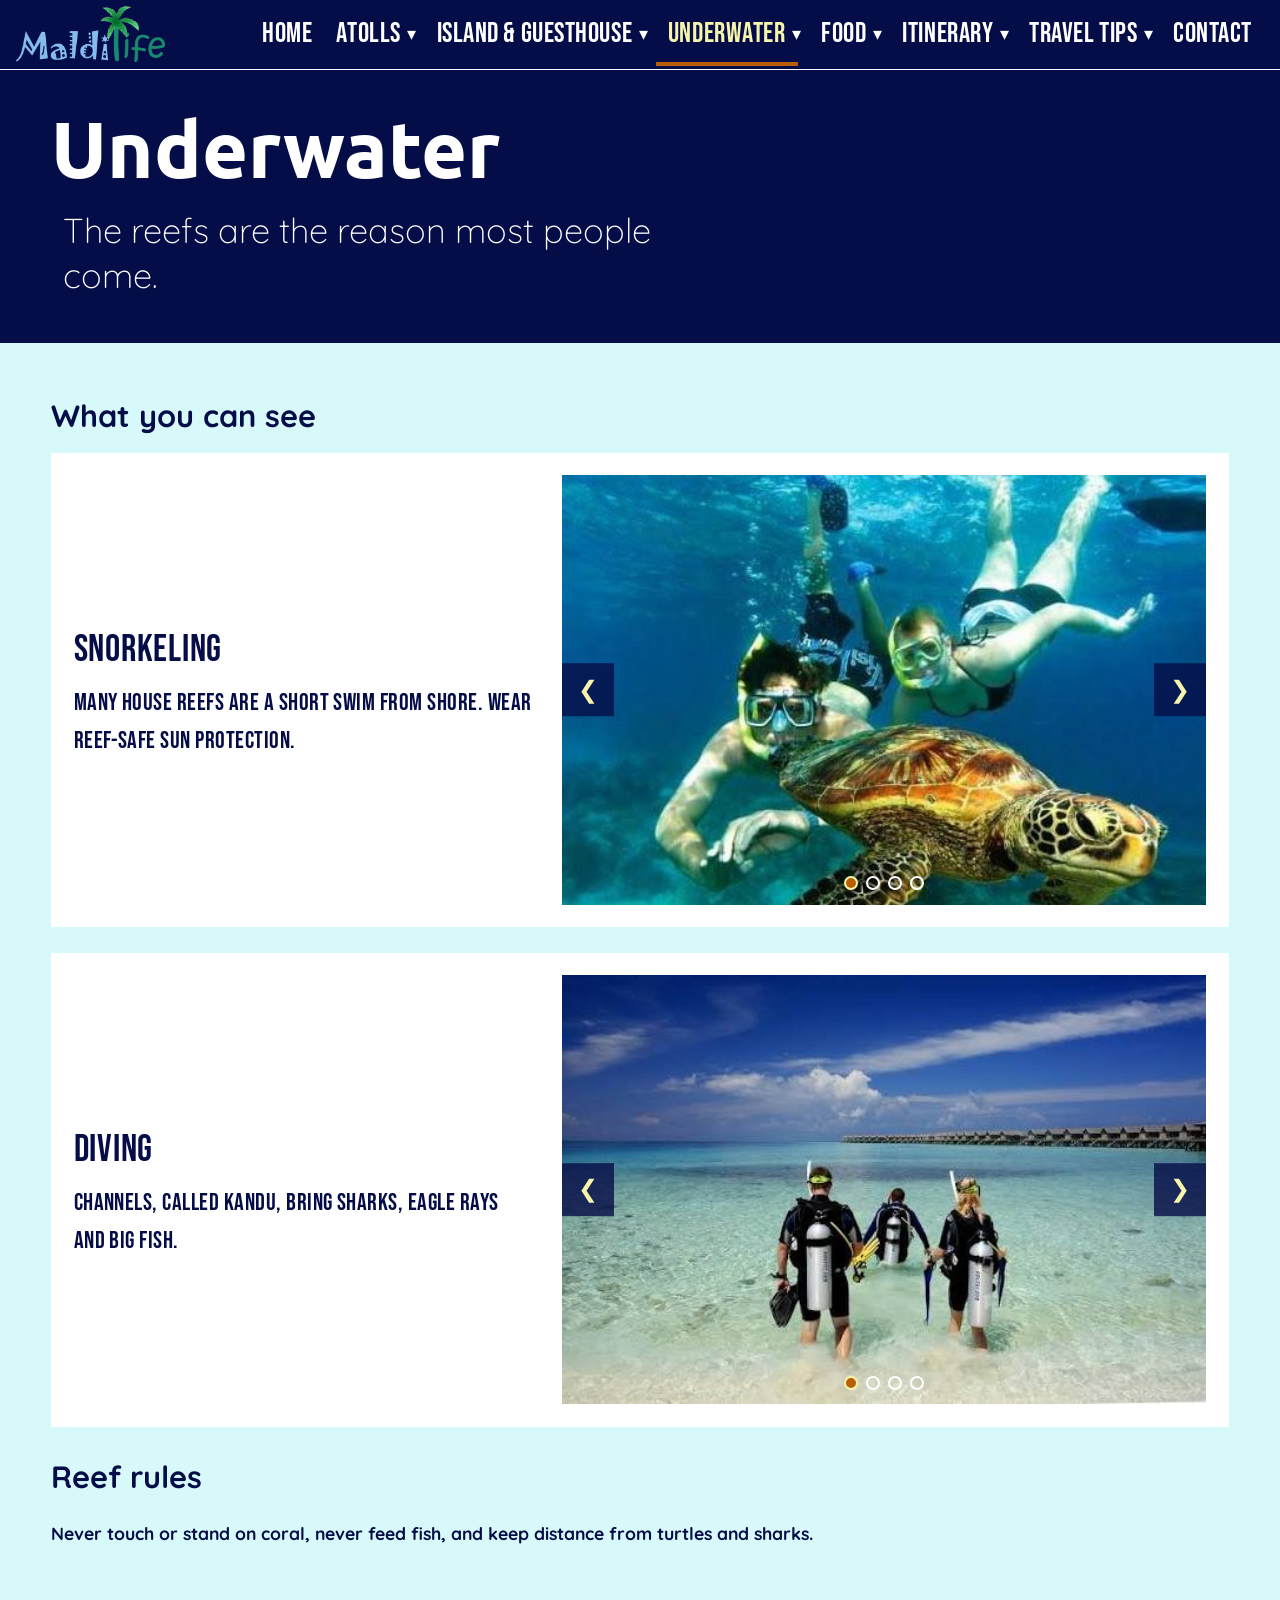
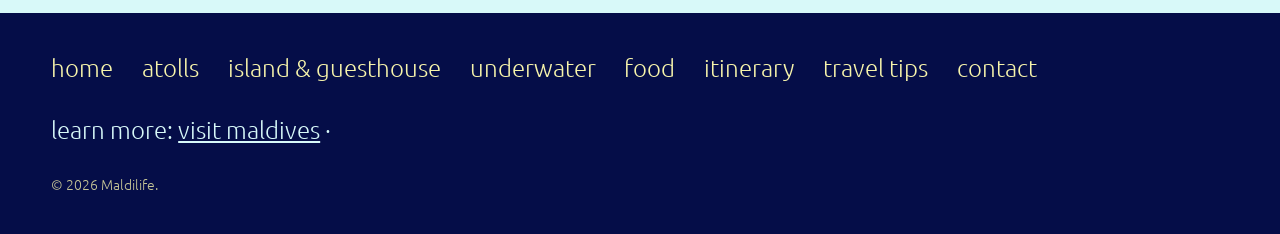
<file: underwater.html>
<!DOCTYPE html>
<html lang="en"><head><meta charset="utf-8"><meta name="viewport" content="width=device-width, initial-scale=1">
<title>Underwater | Maldilife</title><meta name="description" content="The reefs are the reason most people come.">
<link rel="icon" type="image/png" href="images/logo.png">
<link rel="stylesheet" href="css/style.css"></head><body>
<header class="topnav"><a class="brand" href="index.html"><img src="images/logo.png" alt="Maldilife home" width="148" height="56"></a>
<button class="icon" id="burger" aria-label="Menu" aria-expanded="false" aria-controls="menu">&#9776;</button>
<nav class="menu" id="menu" aria-label="Main"><a href="index.html">Home</a><div class="dropdown"><a href="atolls.html">Atolls</a><button class="caret" aria-label="Atolls submenu" aria-expanded="false">&#9662;</button><div class="dropdown-content"><a href="atolls.html#kaafu">Kaafu Atoll</a><a href="atolls.html#ari">Ari Atoll</a><a href="atolls.html#baa">Baa Atoll</a></div></div><div class="dropdown"><a href="guesthouse.html">Island &amp; Guesthouse</a><button class="caret" aria-label="Island &amp; Guesthouse submenu" aria-expanded="false">&#9662;</button><div class="dropdown-content"><a href="guesthouse.html#resort">Resort islands</a><a href="guesthouse.html#local">Local islands</a></div></div><div class="dropdown"><a href="underwater.html" aria-current="page">Underwater</a><button class="caret" aria-label="Underwater submenu" aria-expanded="false">&#9662;</button><div class="dropdown-content"><a href="underwater.html#snorkeling">Snorkeling</a><a href="underwater.html#diving">Diving</a></div></div><div class="dropdown"><a href="food.html">Food</a><button class="caret" aria-label="Food submenu" aria-expanded="false">&#9662;</button><div class="dropdown-content"><a href="food.html#mas-huni">Mas huni</a><a href="food.html#garudhiya">Garudhiya</a><a href="food.html#hedhikaa">Hedhikaa</a></div></div><div class="dropdown"><a href="itinerary.html">Itinerary</a><button class="caret" aria-label="Itinerary submenu" aria-expanded="false">&#9662;</button><div class="dropdown-content"><a href="itinerary.html#seven-days">Seven days</a><a href="itinerary.html#budget-box">Budget estimator</a></div></div><div class="dropdown"><a href="travel-tips.html">Travel Tips</a><button class="caret" aria-label="Travel Tips submenu" aria-expanded="false">&#9662;</button><div class="dropdown-content"><a href="travel-tips.html#when">When should I go?</a><a href="travel-tips.html#visa">Do I need a visa?</a><a href="travel-tips.html#pack">What should I pack?</a></div></div><a href="contact.html">Contact</a></nav></header>
<section class="hero"><h1>Underwater</h1><p>The reefs are the reason most people come.</p></section>
<main><h2>What you can see</h2>
<div class="stay" id="snorkeling"><div class="stay-text"><h3>Snorkeling</h3><p>Many house reefs are a short swim from shore. Wear reef-safe sun protection.</p></div><div class="slideshow" role="group" aria-roledescription="carousel" aria-label="Snorkeling photos"><div class="slide show"><img src="images/snork-1.jpg" width="900" height="600" alt="Two snorkelers swimming beside a sea turtle" loading="eager"></div><div class="slide"><img src="images/snork-2.jpg" width="900" height="600" alt="Snorkeler swimming beside a hawksbill turtle over a reef" loading="lazy"></div><div class="slide"><img src="images/snork-3.jpg" width="900" height="600" alt="Two snorkelers floating above manta rays, seen from the air" loading="lazy"></div><div class="slide"><img src="images/snork-4.jpg" width="900" height="600" alt="Whale shark with its mouth open beside a diver" loading="lazy"></div><button class="prev" aria-label="Previous photo">&#10094;</button><button class="next" aria-label="Next photo">&#10095;</button><div class="dots"><button class="dot active" aria-label="Show photo 1"></button><button class="dot" aria-label="Show photo 2"></button><button class="dot" aria-label="Show photo 3"></button><button class="dot" aria-label="Show photo 4"></button></div></div></div>
<div class="stay" id="diving"><div class="stay-text"><h3>Diving</h3><p>Channels, called kandu, bring sharks, eagle rays and big fish.</p></div><div class="slideshow" role="group" aria-roledescription="carousel" aria-label="Diving photos"><div class="slide show"><img src="images/dive-1.jpg" width="900" height="600" alt="Three divers walking into shallow water with their tanks" loading="eager"></div><div class="slide"><img src="images/dive-2.jpg" width="900" height="600" alt="Diver swimming past coral and schools of orange fish" loading="lazy"></div><div class="slide"><img src="images/dive-3.jpg" width="900" height="600" alt="Diver reaching toward a batfish in open water" loading="lazy"></div><div class="slide"><img src="images/dive-4.jpg" width="900" height="600" alt="Tiger shark swimming past divers on the seabed" loading="lazy"></div><button class="prev" aria-label="Previous photo">&#10094;</button><button class="next" aria-label="Next photo">&#10095;</button><div class="dots"><button class="dot active" aria-label="Show photo 1"></button><button class="dot" aria-label="Show photo 2"></button><button class="dot" aria-label="Show photo 3"></button><button class="dot" aria-label="Show photo 4"></button></div></div></div>
<h2 id="reef-rules">Reef rules</h2><p>Never touch or stand on coral, never feed fish, and keep distance from turtles and sharks.</p></main>
<footer><ul><li><a href="index.html">Home</a></li><li><a href="atolls.html">Atolls</a></li><li><a href="guesthouse.html">Island & Guesthouse</a></li><li><a href="underwater.html">Underwater</a></li><li><a href="food.html">Food</a></li><li><a href="itinerary.html">Itinerary</a></li><li><a href="travel-tips.html">Travel Tips</a></li><li><a href="contact.html">Contact</a></li></ul>
<p class="more">learn more: <a href="https://visitmaldives.com" target="_blank" rel="noopener">visit maldives</a> ·</p>
<small>© 2026 Maldilife. </small></footer>
<script src="js/main.js"></script></body></html>
</file>
<file: css/style.css>
/* Maldilife - colours: navy #050d48, butter #f7f4ab, aqua #d8f9f9, copper #b75e06, white */
@font-face{font-family:"Ubuntu";src:url("../fonts/Ubuntu-Bold.woff2") format("woff2");font-weight:700;font-display:swap}
@font-face{font-family:"Ubuntu";src:url("../fonts/Ubuntu-Light.woff2") format("woff2");font-weight:300;font-display:swap}
@font-face{font-family:"Quicksand";src:url("../fonts/Quicksand-Light.woff2") format("woff2");font-weight:300;font-display:swap}
@font-face{font-family:"Quicksand";src:url("../fonts/Quicksand-Regular.woff2") format("woff2");font-weight:400;font-display:swap}
@font-face{font-family:"Quicksand";src:url("../fonts/Quicksand-Bold.woff2") format("woff2");font-weight:700;font-display:swap}
@font-face{font-family:"Bebas Neue";src:url("../fonts/BebasNeue-Regular.woff2") format("woff2");font-weight:400;font-display:swap}
:root{--navy:#050d48;--butter:#f7f4ab;--aqua:#d8f9f9;--copper:#b75e06;--white:#fff}
*{box-sizing:border-box}
html{scroll-behavior:smooth;scroll-padding-top:90px}
body{margin:0;font-family:"Quicksand",Arial,sans-serif;font-weight:700;font-size:1.1rem;line-height:1.6;color:var(--navy);background:var(--aqua)}
img{max-width:100%;height:auto;display:block}
a{color:var(--copper)}
a:focus-visible,button:focus-visible,input:focus-visible,select:focus-visible,textarea:focus-visible{outline:3px solid var(--copper);outline-offset:2px}

/* Top navigation with dropdowns (W3Schools "Responsive Topnav" + "Dropdown" pattern) */
.topnav{position:sticky;top:0;z-index:20;background:var(--navy);display:flex;align-items:center;justify-content:space-between;padding:0 1rem;border-bottom:1px solid #fff}
.topnav .brand{display:block;padding:.4rem 0}
.topnav .brand img{height:56px;width:auto}
.menu{display:flex;align-items:center}
.menu>a,.dropdown>a,.caret{font-family:"Bebas Neue",Impact,sans-serif;font-weight:400;font-size:1.75rem;line-height:1;letter-spacing:.02em;text-transform:uppercase;color:#fff;text-decoration:none;padding:1.1rem .75rem;display:block;background:none;border:0;cursor:pointer}
.menu a[aria-current=page]{color:var(--butter);box-shadow:inset 0 -4px 0 var(--copper)}
.menu>a:hover,.dropdown>a:hover,.caret:hover{color:var(--butter)}
.dropdown{position:relative;display:flex;align-items:center}
.caret{padding:1.1rem .5rem 1.1rem 0;margin-left:-.35rem;font-size:1.1rem}
.dropdown-content{display:none;position:absolute;top:100%;left:0;min-width:220px;background:var(--navy);border-top:3px solid var(--copper);box-shadow:0 10px 22px rgba(0,0,0,.3)}
.dropdown-content a{display:block;padding:.7rem 1.1rem;font-family:"Quicksand",sans-serif;font-weight:700;font-size:1rem;color:#fff;text-decoration:none}
.dropdown-content a:hover{background:var(--butter);color:var(--navy)}
.dropdown:hover .dropdown-content,.dropdown:focus-within .dropdown-content,.dropdown.open .dropdown-content{display:block}
.icon{display:none;background:none;border:2px solid var(--butter);color:var(--butter);font-size:1.6rem;line-height:1;padding:.2rem .65rem;border-radius:6px;cursor:pointer}

/* Hero */
.hero{background:var(--navy);color:#fff;padding:2.2rem 4% 2.8rem}
.hero h1{font-family:"Ubuntu",Arial,sans-serif;font-weight:700;font-size:clamp(2.5rem,6.2vw,5.6rem);line-height:1.1;margin:0 0 1rem;animation:rise .8s ease both}
.hero p{font-family:"Quicksand",sans-serif;font-weight:300;font-size:clamp(1.3rem,2.7vw,2.5rem);line-height:1.3;max-width:19em;margin:0 0 0 1%}
@keyframes rise{from{opacity:0;transform:translateY(22px)}}

main{padding:2rem 4% 3rem;max-width:1440px;margin:0 auto}
h2{font-family:"Quicksand",sans-serif;font-weight:700;font-size:clamp(1.6rem,2.4vw,2.2rem);margin:1rem 0 .8rem}
.split{display:grid;grid-template-columns:1.15fr 1fr;gap:2.5rem;align-items:start}
.photo img{width:100%;border:0}
.photo figcaption{font-size:.9rem;margin-top:.4rem;font-weight:400}
figure{margin:0}

/* Cards and panels */
.panel-card,.card{background:#fff;padding:1rem 1.4rem;margin-bottom:.9rem}
.card h3,.panel-card h3{font-family:"Bebas Neue",Impact,sans-serif;font-weight:400;font-size:2rem;letter-spacing:.02em;margin:.2rem 0;text-transform:uppercase}
.card p,.panel-card p{font-family:"Bebas Neue",Impact,sans-serif;font-weight:400;font-size:1.4rem;letter-spacing:.02em;text-transform:uppercase;margin:.2rem 0}
.cards{display:grid;grid-template-columns:repeat(auto-fit,minmax(250px,1fr));gap:2rem;margin-bottom:1.5rem}
.cards .card{margin:0;padding:1.6rem 1.8rem}

/* Home tiles */
.tiles{display:grid;grid-template-columns:repeat(auto-fit,minmax(260px,1fr));gap:2.5rem}
.tile{display:block;text-decoration:none;color:var(--navy);border:1px solid var(--navy);background:#fff}
.tile img{width:100%;aspect-ratio:3/2;object-fit:cover;background:#fff}.tile img.map{object-fit:contain;padding:.6rem}
.tile .strip{height:10px;background:var(--copper)}
.tile .cap{padding:.8rem 1rem 1.1rem;text-align:center;font-family:"Bebas Neue",Impact,sans-serif;font-weight:400;text-transform:uppercase}
.tile .cap b{display:block;font-size:2.1rem;font-weight:400;line-height:1.2}
.tile .cap span{font-size:1.3rem}
.tile:hover{box-shadow:0 8px 20px rgba(5,13,72,.25);transform:translateY(-3px);transition:.2s}
.intro{display:flex;justify-content:space-between;align-items:center;gap:1.5rem;flex-wrap:wrap;margin-top:1.5rem}
.intro p{margin:0;font-weight:400;max-width:48em}
.btn{display:inline-block;background:var(--navy);color:var(--butter);font-family:"Bebas Neue",Impact,sans-serif;font-weight:400;font-size:2rem;letter-spacing:.03em;text-transform:uppercase;text-decoration:none;padding:.5rem 2.4rem;border-radius:12px;border:3px solid #fff;cursor:pointer}
.btn:hover{background:var(--copper);color:#fff}

/* Accordion (W3Schools "Accordion" pattern) */
.accordion{display:block;width:100%;text-align:left;background:#fff;color:var(--navy);border:0;border-bottom:3px solid var(--aqua);padding:1.1rem 1.4rem;cursor:pointer;font-family:"Bebas Neue",Impact,sans-serif;font-weight:400;font-size:2rem;letter-spacing:.02em;text-transform:uppercase;position:relative}
.accordion::after{content:"+";position:absolute;right:1.4rem;top:50%;transform:translateY(-50%);color:var(--copper);font-size:2rem}
.accordion.active::after{content:"\2212"}
.accordion:hover,.accordion.active{background:var(--butter)}
.panel{max-height:0;overflow:hidden;background:#fff;padding:0 1.4rem;transition:max-height .3s ease}
.panel p{margin:1rem 0}

/* Tables */
.table-wrap{overflow-x:auto;margin:1rem 0}
table{border-collapse:collapse;background:#fff;min-width:480px;width:100%}
th{background:var(--navy);color:var(--butter);font-family:"Bebas Neue",Impact,sans-serif;font-weight:400;font-size:1.6rem;letter-spacing:.03em;text-align:left;padding:.6rem 1rem;text-transform:uppercase}
td{padding:.6rem 1rem;border-bottom:3px solid var(--aqua)}
table.bebas td{font-family:"Bebas Neue",Impact,sans-serif;font-weight:400;font-size:1.5rem;text-transform:uppercase}

/* Forms */
.form-card{background:#fff;padding:1.5rem 2rem 2rem}
label{display:block;font-family:"Bebas Neue",Impact,sans-serif;font-weight:400;font-size:1.5rem;letter-spacing:.03em;text-transform:uppercase;margin-top:.7rem}
input,select,textarea{width:100%;font:inherit;font-weight:700;padding:.8rem 1rem;border:2px solid transparent;border-radius:10px;background:var(--butter);color:var(--navy)}
#budget input,#budget select{background:var(--navy);color:#fff;border-radius:0}
.err{color:#a1260d;font-size:.95rem;min-height:1.3em;margin:.2rem 0 0}
.bad{border-color:#a1260d!important}
.out{font-family:"Bebas Neue",Impact,sans-serif;font-weight:400;font-size:2rem;letter-spacing:.03em;margin-top:1rem}
.contact-grid{display:grid;grid-template-columns:1.6fr 1fr;gap:2.5rem;align-items:end}
.send{background:var(--butter);color:var(--copper);border:3px solid #fff;border-radius:12px;font-family:"Bebas Neue",Impact,sans-serif;font-weight:400;font-size:2rem;letter-spacing:.04em;padding:.7rem 2rem;cursor:pointer;text-transform:uppercase}
.send:hover{background:var(--copper);color:#fff}
#status{font-weight:700;min-height:1.6em}

/* Footer */
footer{background:var(--navy);color:var(--butter);padding:2.2rem 4% 2.4rem;font-family:"Ubuntu",Arial,sans-serif;font-weight:300}
footer ul{list-style:none;margin:0 0 .8rem;padding:0;display:flex;flex-wrap:wrap;gap:.5rem 1.8rem}
footer a{color:var(--butter);text-decoration:none;font-size:1.5rem;text-transform:lowercase}
footer a:hover{text-decoration:underline;color:#fff}
footer .more{font-size:1.5rem;color:var(--aqua)}
footer .more a{color:var(--aqua);text-decoration:underline}
footer small{display:block;margin-top:1rem;font-size:.9rem;color:var(--butter);opacity:.8}

/* Responsive (W3Schools responsive topnav) */
@media(max-width:1180px){
.icon{display:block}
.menu{display:none;position:absolute;top:100%;left:0;right:0;background:var(--navy);flex-direction:column;align-items:stretch;border-top:1px solid #fff;padding:.4rem 1rem 1rem;max-height:80vh;overflow-y:auto}
.menu.responsive{display:flex}
.dropdown{flex-wrap:wrap}.dropdown>a{flex:1}
.caret{margin:0;padding:1.1rem 1rem}
.dropdown-content{position:static;width:100%;box-shadow:none;border-top:0;background:#0a1560}
.dropdown:hover .dropdown-content{display:none}.dropdown.open .dropdown-content{display:block}
}
@media(max-width:820px){.split,.contact-grid{grid-template-columns:1fr}.contact-grid{align-items:start}.hero p{margin-left:0}}
@media(prefers-reduced-motion:reduce){*{animation:none!important;transition:none!important;scroll-behavior:auto!important}}

/* Stay panels with slideshow (W3Schools "Slideshow" pattern) */
.stay{background:#fff;display:grid;grid-template-columns:1fr 1.4fr;gap:1.8rem;align-items:center;padding:1.4rem;margin-bottom:1.6rem}
.stay h3{font-family:"Bebas Neue",Impact,sans-serif;font-weight:400;font-size:2.4rem;letter-spacing:.02em;margin:.2rem 0;text-transform:uppercase}
.stay p{font-family:"Bebas Neue",Impact,sans-serif;font-weight:400;font-size:1.5rem;letter-spacing:.02em;text-transform:uppercase;margin:.2rem 0}
.slideshow{position:relative;background:var(--navy);overflow:hidden}
.slide{display:none}.slide.show{display:block;animation:fade .5s ease}
.slide img{width:100%;aspect-ratio:3/2;object-fit:cover}
@keyframes fade{from{opacity:.3}}
.prev,.next{position:absolute;top:50%;transform:translateY(-50%);background:rgba(5,13,72,.8);color:var(--butter);border:0;font-size:1.5rem;padding:.8rem 1rem;cursor:pointer}
.prev{left:0}.next{right:0}.prev:hover,.next:hover{background:var(--copper);color:#fff}
.dots{position:absolute;bottom:.6rem;left:0;right:0;text-align:center}
.dot{width:14px;height:14px;border-radius:50%;border:2px solid #fff;background:transparent;margin:0 4px;padding:0;cursor:pointer}
.dot.active{background:var(--copper);border-color:var(--butter)}
@media(max-width:820px){.stay{grid-template-columns:1fr}}

/* Hotel cards inside atoll accordions */
.hotels{display:grid;grid-template-columns:repeat(auto-fill,minmax(220px,1fr));gap:1rem;margin:1rem 0 .4rem}
.hotels img{width:100%;height:auto;border:1px solid #cfd8dc}
.panel .note{font-size:.9rem;font-weight:400;margin:.4rem 0 1rem}

/* Food cards with photos */
.cards .foodcard{padding:0;overflow:hidden}
.foodcard img{width:100%;aspect-ratio:3/2;object-fit:cover;border-bottom:6px solid var(--copper)}
.foodcard .body{padding:1.2rem 1.6rem 1.6rem}

/* Atolls page: sticky feature photo aligned with the accordion list */
.photo.sticky{position:sticky;top:100px}
.photo.sticky img{aspect-ratio:4/5;object-fit:cover;object-position:68% 50%;border-bottom:8px solid var(--copper);box-shadow:0 12px 28px rgba(5,13,72,.22)}
@media(max-width:820px){.photo.sticky{position:static}.photo.sticky img{aspect-ratio:3/2;object-position:center}}

body.home{background:#fff}

/* Fixes found during testing: stop grid children forcing page overflow; screen-reader-only text */
.split>*,.contact-grid>*{min-width:0}
.hotels{grid-template-columns:repeat(auto-fill,minmax(min(220px,100%),1fr))}
.sr-only{position:absolute;width:1px;height:1px;padding:0;margin:-1px;overflow:hidden;clip:rect(0,0,0,0);white-space:nowrap;border:0}
</file>
